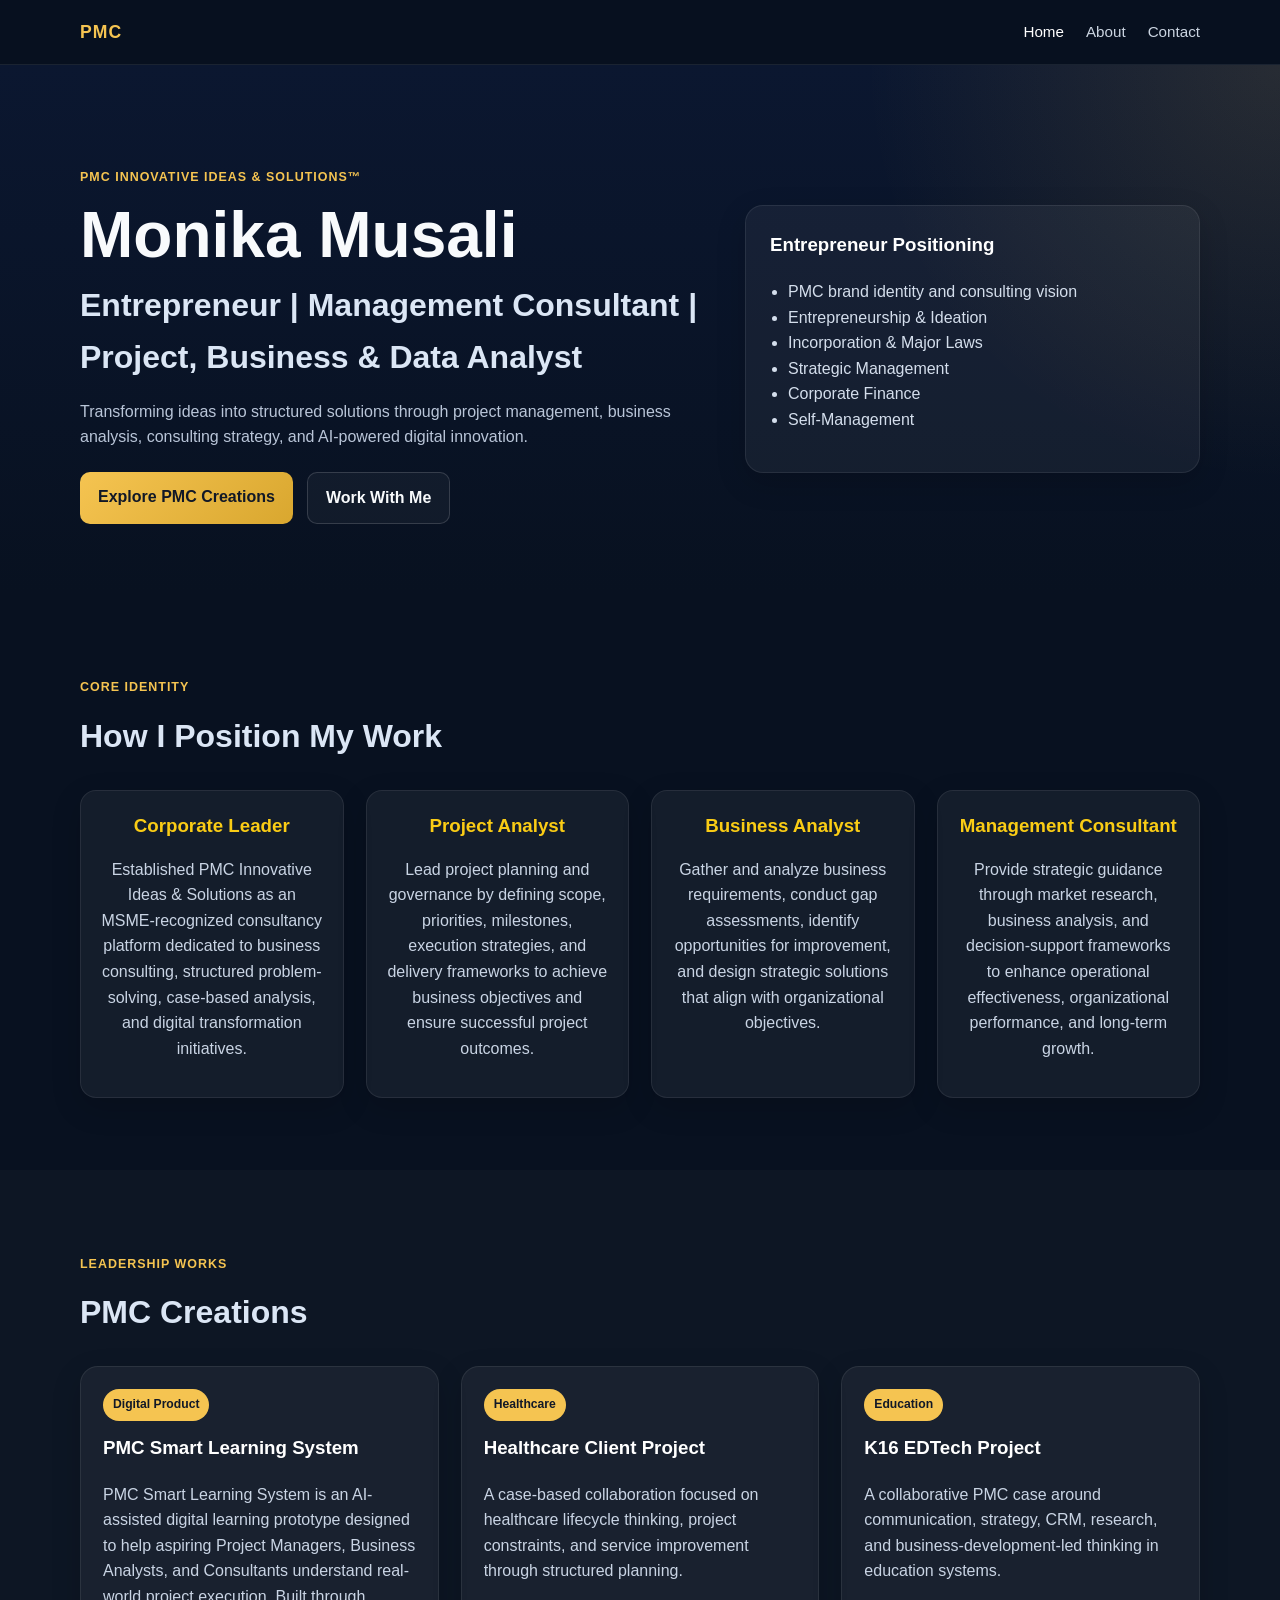
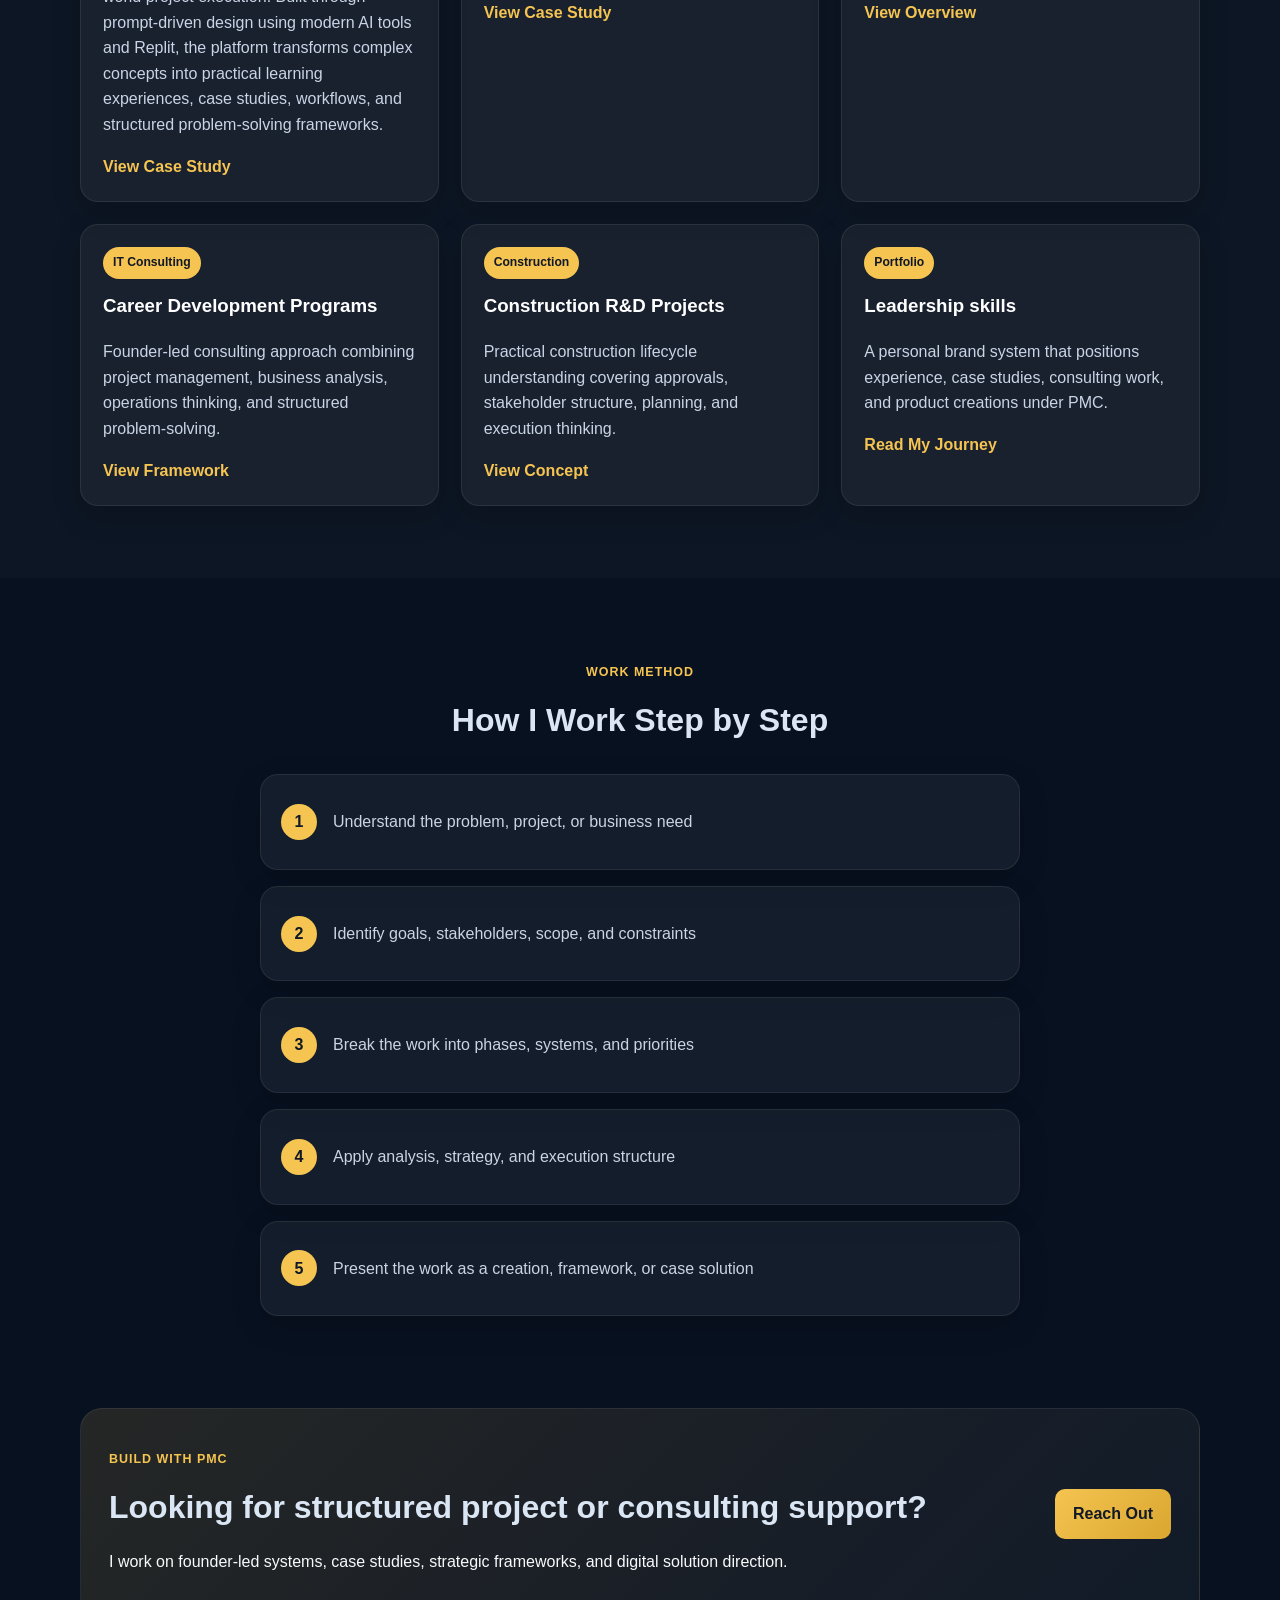
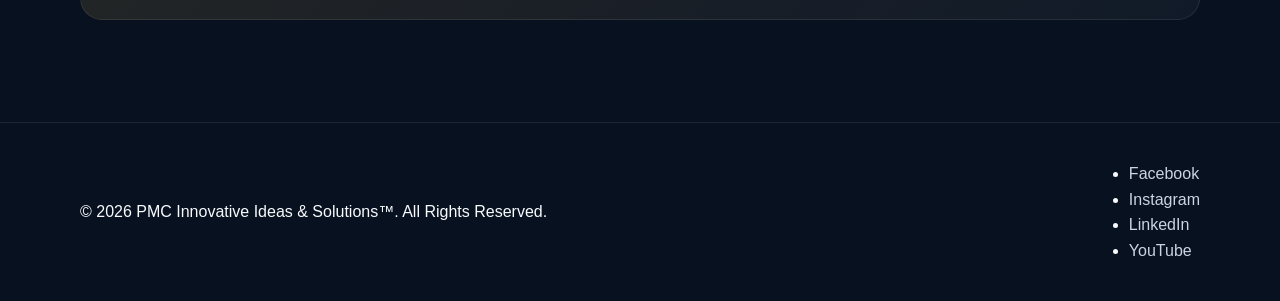
<file: index.html>
<!DOCTYPE html>
<html lang="en">
<head>
  <meta charset="UTF-8" />
  <meta name="viewport" content="width=device-width, initial-scale=1.0" />
  <title>PMC Portfolio | Monika Musali</title>
  <link rel="stylesheet" href="style.css" />
</head>
<body>
  <header class="site-header">
    <div class="container nav-wrap">
      <div class="logo">PMC</div>
      <nav>
        <a href="index.html" class="active">Home</a>
        <a href="about.html">About</a>
        <a href="contact.html">Contact</a>
      </nav>
    </div>
  </header>

  <section class="hero">
    <div class="container hero-grid">
      <div>
        <p class="eyebrow">PMC Innovative Ideas & Solutions™</p>
        <h1>Monika Musali</h1>
        <h2>Entrepreneur | Management Consultant | Project, Business & Data Analyst </h2>
        <p class="hero-text">
         
          Transforming ideas into structured solutions through project management, business analysis, consulting strategy, and AI-powered digital innovation.

        </p>
        <div class="hero-actions">
          <a href="#creations" class="btn btn-primary">Explore PMC Creations</a>
          <a href="contact.html" class="btn btn-secondary">Work With Me</a>
        </div>
      </div>

      <div class="hero-card">
        <h3>Entrepreneur Positioning</h3>
        <ul>
          <li>PMC brand identity and consulting vision</li>
          <li>Entrepreneurship & Ideation</li>
          <li>Incorporation & Major Laws</li>
          <li>Strategic Management</li>
          <li>Corporate Finance</li>
          <li>Self-Management</li>
        </ul>
      </div>
    </div>
  </section>

  <section class="section">
    <div class="container">
      <div class="section-heading">
        <p class="eyebrow">Core Identity</p>
        <h2>How I Position My Work</h2>
      </div>

      <div class="grid four">
        <article class="card">
          <h3>Corporate Leader</h3>
          <p>
            Established PMC Innovative Ideas & Solutions as an MSME-recognized consultancy platform dedicated to business consulting, structured problem-solving, case-based analysis, and digital transformation initiatives.</p>
        </article>

        <article class="card">
          <h3>Project Analyst</h3>
          <p>
Lead project planning and governance by defining scope, priorities, milestones, execution strategies, and delivery frameworks to achieve business objectives and ensure successful project outcomes.

          </p>
        </article>

        <article class="card">
          <h3>Business Analyst</h3>
          <p>
           Gather and analyze business requirements, conduct gap assessments, identify opportunities for improvement, and design strategic solutions that align with organizational objectives.
          </p>
        </article>

        <article class="card">
          <h3>Management Consultant</h3>
          <p>
         Provide strategic guidance through market research, business analysis, and decision-support frameworks to enhance operational effectiveness, organizational performance, and long-term growth.
          </p>
        </article>
      </div>
    </div>
  </section>

  <section class="section alt" id="creations">
    <div class="container">
      <div class="section-heading">
        <p class="eyebrow">Leadership Works</p>
        <h2>PMC Creations</h2>
      </div>

      <div class="grid three">
        <article class="project-card">
          <div class="project-top">
            <span class="tag">Digital Product</span>
            <h3>PMC Smart Learning System</h3>
          </div>
          <p>
           PMC Smart Learning System is an AI-assisted digital learning prototype designed to help aspiring Project Managers, Business Analysts, and Consultants
            understand real-world project execution. Built through prompt-driven design using modern AI tools and Replit, 
            the platform transforms complex concepts into practical learning experiences, case studies, workflows, and structured problem-solving frameworks.
          </p>
          <div class="project-links">
            <a href="pmc-smart-learning.html" class="text-link">View Case Study</a>
           
        
          </div>
        </article>

        <article class="project-card">
          <div class="project-top">
            <span class="tag">Healthcare</span>
            <h3>Healthcare Client Project</h3>

               <div class="project-links">
            
           
        
          </div>
          </div>
          <p>
            A case-based collaboration focused on healthcare lifecycle thinking,
            project constraints, and service improvement through structured planning.
          </p>
          <div class="project-links">
            <a href="hc-case-study.html" class="text-link">View Case Study</a>

          </div>
        </article>

        <article class="project-card">
          <div class="project-top">
            <span class="tag">Education</span>
            <h3>K16 EDTech Project</h3>
          </div>
          <p>
            A collaborative PMC case around communication, strategy, CRM, research,
            and business-development-led thinking in education systems.
          </p>
          <div class="project-links">
            <a class="text-link" href="pmc-education-learning.html">View Overview</a>
          </div>
        </article>

        <article class="project-card">
          <div class="project-top">
            <span class="tag">IT Consulting</span>
            <h3>Career Development Programs</h3>
          </div>
          <p>
            Founder-led consulting approach combining project management, business analysis,
            operations thinking, and structured problem-solving.
          </p>
          <div class="project-links">
            <a class="text-link" href="pmc-consulting-learning.html">View Framework</a>
          </div>
        </article>

        <article class="project-card">
          <div class="project-top">
            <span class="tag">Construction</span>
            <h3>Construction R&D Projects</h3>
          </div>
          <p>
            Practical construction lifecycle understanding covering approvals,
            stakeholder structure, planning, and execution thinking.
          </p>
          <div class="project-links">
            <a href="pmc-construction-learning.html" class="text-link">View Concept</a>
        
          </div>
        </article>

        <article class="project-card">
          <div class="project-top">
            <span class="tag">Portfolio</span>
            <h3>Leadership skills</h3>
          </div>
          <p>
            A personal brand system that positions experience, case studies,
            consulting work, and product creations under PMC.
          </p>
          <div class="project-links">
            <a class="text-link" href="about.html">Read My Journey</a>
          </div>
        </article>
      </div>
    </div>
  </section>

  <section class="section">
    <div class="container narrow">
      <div class="section-heading center">
        <p class="eyebrow">Work Method</p>
        <h2>How I Work Step by Step</h2>
      </div>

      <div class="steps">
        <div class="step"><span>1</span><p>Understand the problem, project, or business need</p></div>
        <div class="step"><span>2</span><p>Identify goals, stakeholders, scope, and constraints</p></div>
        <div class="step"><span>3</span><p>Break the work into phases, systems, and priorities</p></div>
        <div class="step"><span>4</span><p>Apply analysis, strategy, and execution structure</p></div>
        <div class="step"><span>5</span><p>Present the work as a creation, framework, or case solution</p></div>
      </div>
    </div>
  </section>

  <section class="section cta-section">
    <div class="container cta-box">
      <div>
        <p class="eyebrow">Build With PMC</p>
        <h2>Looking for structured project or consulting support?</h2>
        <p>
          I work on founder-led systems, case studies, strategic frameworks,
          and digital solution direction.
        </p>
      </div>
      <a href="contact.html" class="btn btn-primary">Reach Out</a>
    </div>
  </section>

  <footer class="site-footer">
    <div class="container footer-wrap">
      <p>© 2026 PMC Innovative Ideas & Solutions™. All Rights Reserved.</p>
      <div class="footer-links">
		<ul class="icons">
							<li><a href="https://www.facebook.com/monikamusali/" class="icon brands fa-facebook-f"><span class="label">Facebook</span></a></li>
							<li><a href="https://www.instagram.com/projectmanagementcreations/" class="icon brands fa-instagram"><span class="label">Instagram</span></a></li>
						    <li><a href="https://www.linkedin.com/in/monika-musali/" class="icon brands fa-linkedin"><span class="label">LinkedIn</span></a></li>
							<li><a href="https://www.youtube.com/@PMC.Solutions/" class="icon brands fa-youtube"><span class="label">YouTube</span></a></li>
						</ul>
      </div>
    </div>
  </footer>

  <script src="script.js"></script>
</body>
</html>
</file>
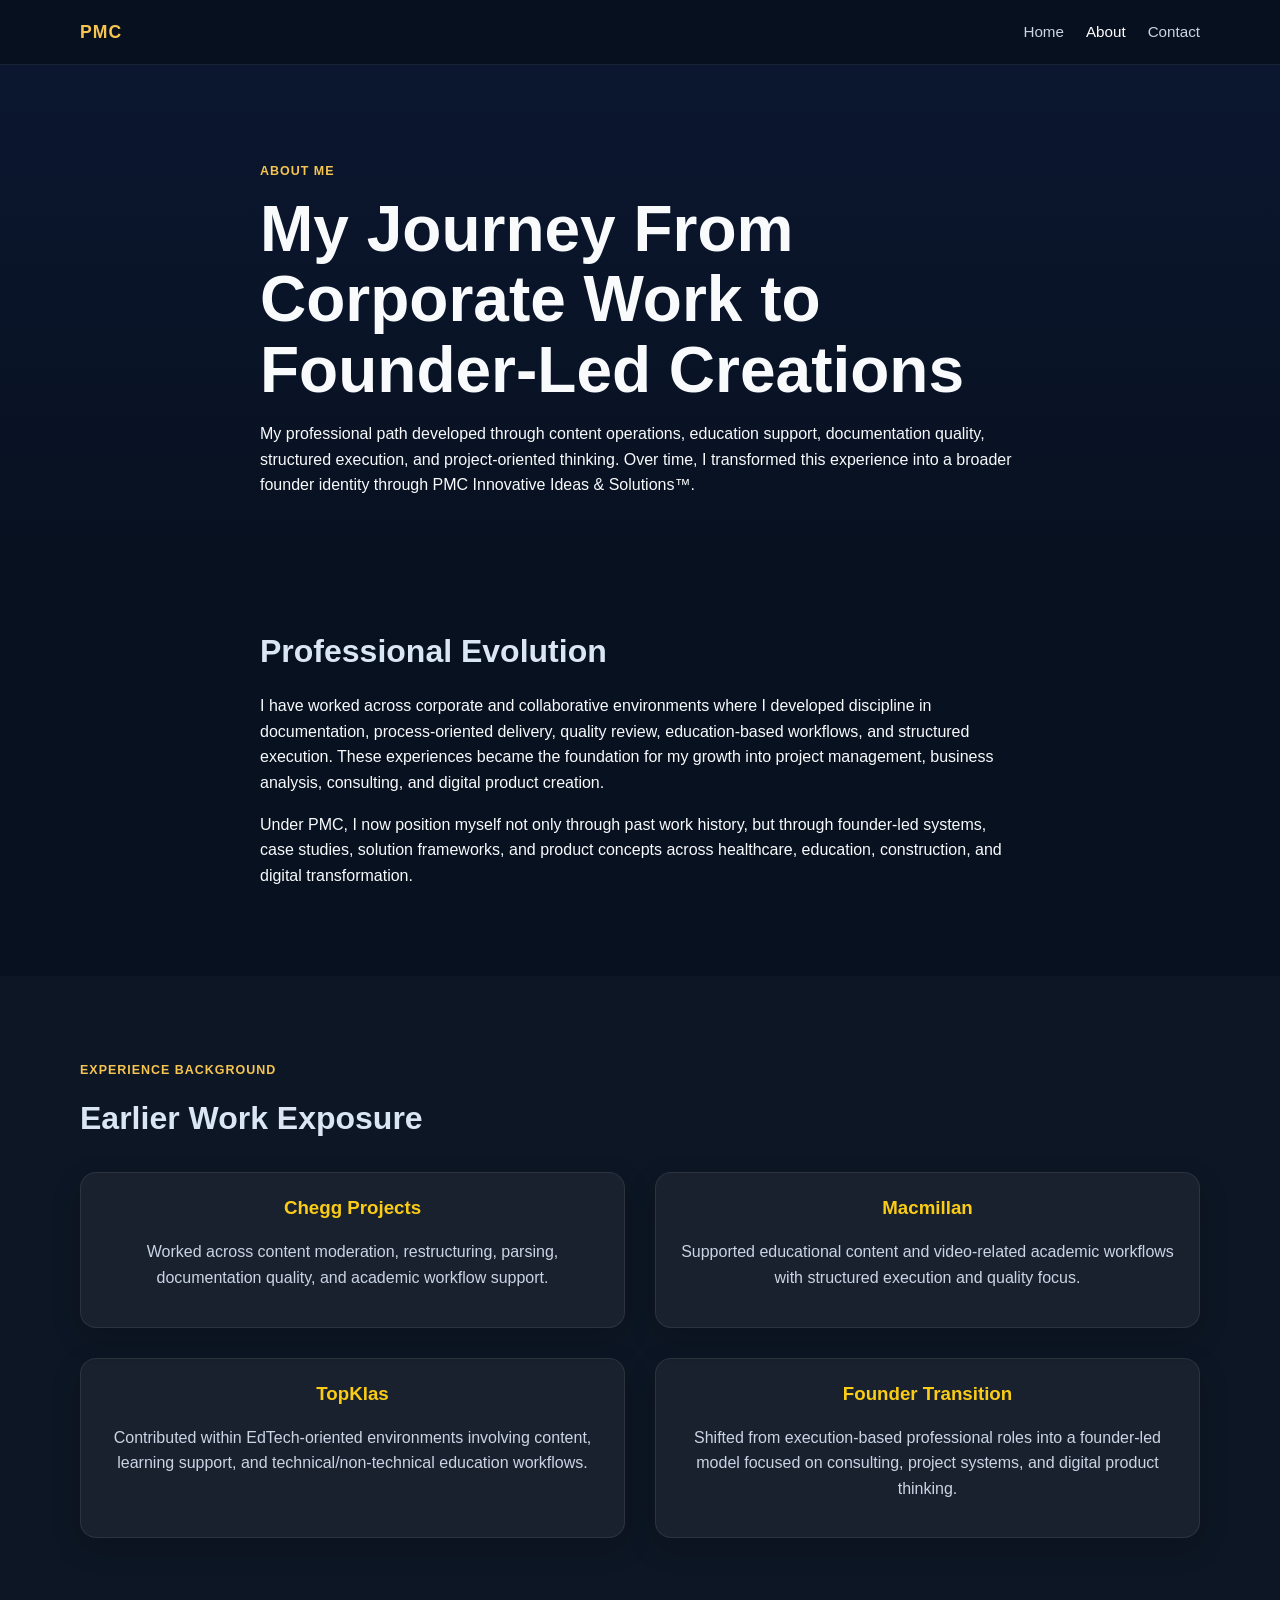
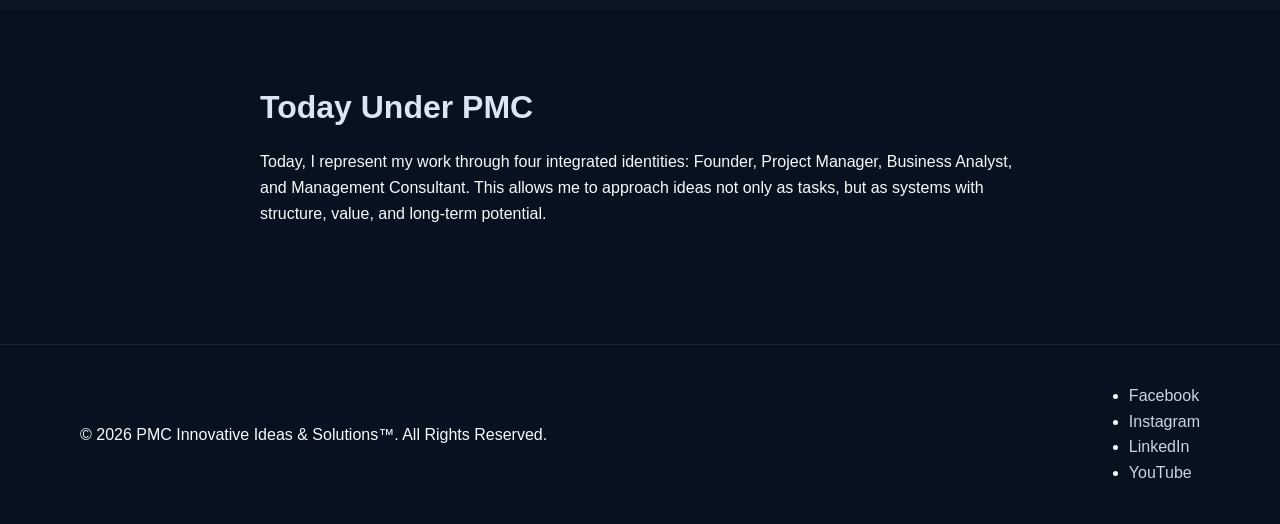
<file: about.html>
<!DOCTYPE html>
<html lang="en">
<head>
  <meta charset="UTF-8" />
  <meta name="viewport" content="width=device-width, initial-scale=1.0" />
  <title>About | PMC Founder Portfolio</title>
  <link rel="stylesheet" href="style.css" />
</head>
<body>
  <header class="site-header">
    <div class="container nav-wrap">
      <div class="logo">PMC</div>
      <nav>
        <a href="index.html">Home</a>
        <a href="about.html" class="active">About</a>
        <a href="contact.html">Contact</a>
      </nav>
    </div>
  </header>

  <section class="page-hero">
    <div class="container narrow">
      <p class="eyebrow">About Me</p>
      <h1>My Journey From Corporate Work to Founder-Led Creations</h1>
      <p>
        My professional path developed through content operations, education support,
        documentation quality, structured execution, and project-oriented thinking.
        Over time, I transformed this experience into a broader founder identity
        through PMC Innovative Ideas & Solutions™.
      </p>
    </div>
  </section>

  <section class="section">
    <div class="container narrow">
      <h2>Professional Evolution</h2>
      <p>
        I have worked across corporate and collaborative environments where I developed
        discipline in documentation, process-oriented delivery, quality review,
        education-based workflows, and structured execution. These experiences became
        the foundation for my growth into project management, business analysis,
        consulting, and digital product creation.
      </p>

      <p>
        Under PMC, I now position myself not only through past work history,
        but through founder-led systems, case studies, solution frameworks,
        and product concepts across healthcare, education, construction,
        and digital transformation.
      </p>
    </div>
  </section>

  <section class="section alt">
    <div class="container">
      <div class="section-heading">
        <p class="eyebrow">Experience Background</p>
        <h2>Earlier Work Exposure</h2>
      </div>

      <div class="grid two">
        <article class="card">




          
          <h3>Chegg Projects</h3>
          <p>
            Worked across content moderation, restructuring, parsing,
            documentation quality, and academic workflow support.
          </p>
        </article>

        <article class="card">
          <h3>Macmillan</h3>
          <p>
            Supported educational content and video-related academic workflows
            with structured execution and quality focus.
          </p>
        </article>

        <article class="card">
          <h3>TopKlas</h3>
          <p>
            Contributed within EdTech-oriented environments involving content,
            learning support, and technical/non-technical education workflows.
          </p>
        </article>

        <article class="card">
          <h3>Founder Transition</h3>
          <p>
            Shifted from execution-based professional roles into a founder-led model
            focused on consulting, project systems, and digital product thinking.
          </p>
        </article>
      </div>
    </div>
  </section>

  <section class="section">
    <div class="container narrow">
      <h2>Today Under PMC</h2>
      <p>
        Today, I represent my work through four integrated identities:
        Founder, Project Manager, Business Analyst, and Management Consultant.
        This allows me to approach ideas not only as tasks, but as systems
        with structure, value, and long-term potential.
      </p>
    </div>
  </section>

  <footer class="site-footer">
    <div class="container footer-wrap">
      <p>© 2026 PMC Innovative Ideas & Solutions™. All Rights Reserved.</p>
      <div class="footer-links">
        <ul class="icons">
							<li><a href="https://www.facebook.com/monikamusali/" class="icon brands fa-facebook-f"><span class="label">Facebook</span></a></li>
							<li><a href="https://www.instagram.com/projectmanagementcreations/" class="icon brands fa-instagram"><span class="label">Instagram</span></a></li>
						    <li><a href="https://www.linkedin.com/in/monika-musali/" class="icon brands fa-linkedin"><span class="label">LinkedIn</span></a></li>
							<li><a href="https://www.youtube.com/@PMC.Solutions/" class="icon brands fa-youtube"><span class="label">YouTube</span></a></li>
						</ul>
      </div>
    </div>
  </footer>
</body>
</html>
</file>
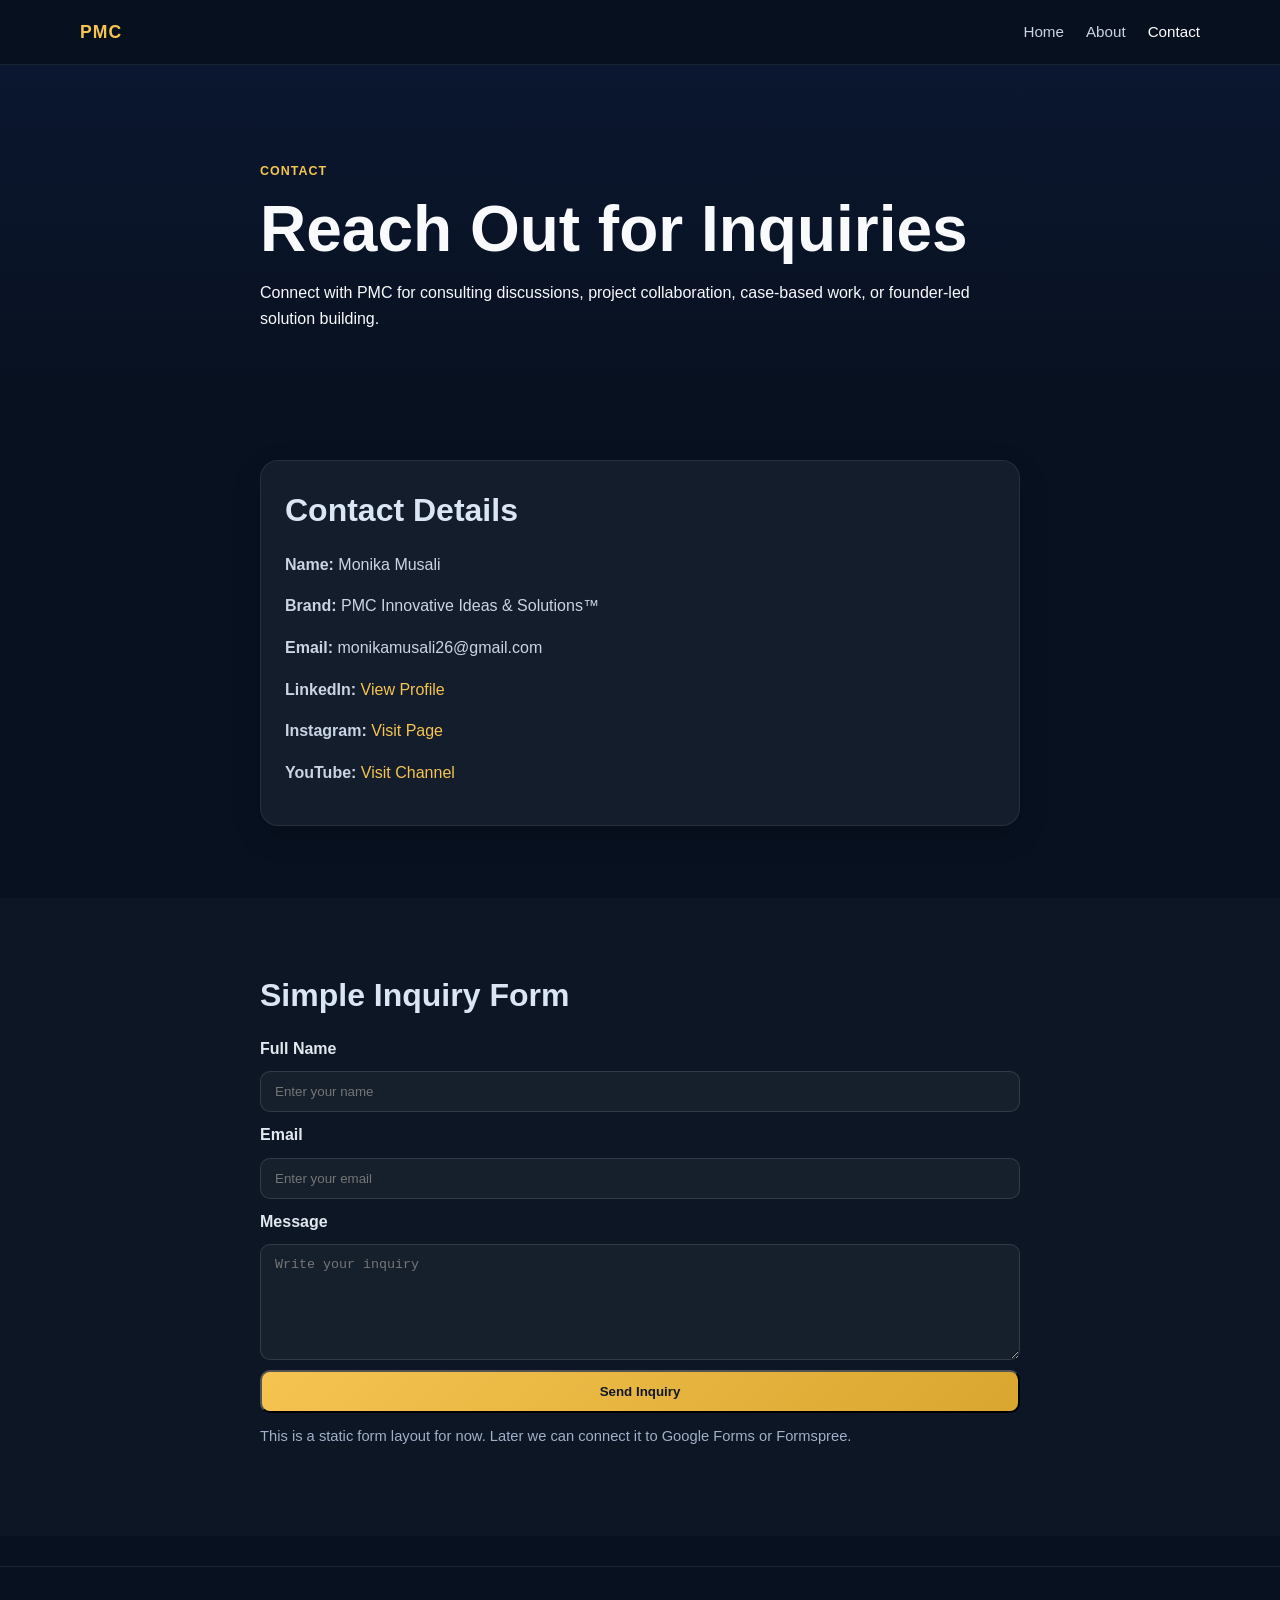
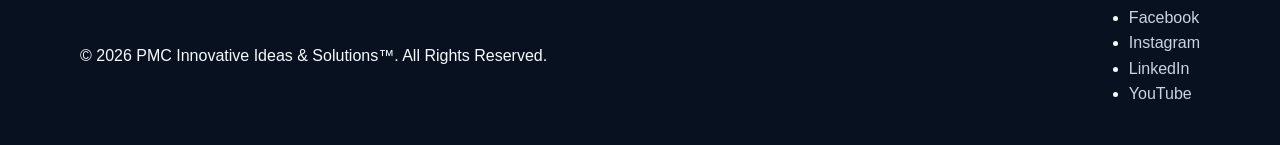
<file: contact.html>
<!DOCTYPE html>
<html lang="en">
<head>
  <meta charset="UTF-8" />
  <meta name="viewport" content="width=device-width, initial-scale=1.0" />
  <title>Contact | PMC Founder Portfolio</title>
  <link rel="stylesheet" href="style.css" />
</head>
<body>
  <header class="site-header">
    <div class="container nav-wrap">
      <div class="logo">PMC</div>
      <nav>
        <a href="index.html">Home</a>
        <a href="about.html">About</a>
        <a href="contact.html" class="active">Contact</a>
      </nav>
    </div>
  </header>

  <section class="page-hero">
    <div class="container narrow">
      <p class="eyebrow">Contact</p>
      <h1>Reach Out for Inquiries</h1>
      <p>
        Connect with PMC for consulting discussions, project collaboration,
        case-based work, or founder-led solution building.
      </p>
    </div>
  </section>

  <section class="section">
    <div class="container narrow">
      <div class="contact-card">
        <h2>Contact Details</h2>
        <p><strong>Name:</strong> Monika Musali</p>
        <p><strong>Brand:</strong> PMC Innovative Ideas & Solutions™</p>
        <p><strong>Email:</strong> monikamusali26@gmail.com</p>
        <p><strong>LinkedIn:</strong> <a href="https://www.linkedin.com/in/monika-musali/" target="_blank">View Profile</a></p>
        <p><strong>Instagram:</strong> <a href="https://www.instagram.com/projectmanagementcreations/" target="_blank">Visit Page</a></p>
        <p><strong>YouTube:</strong> <a href="https://www.youtube.com/@PMC.Solutions/" target="_blank">Visit Channel</a></p>
      </div>
    </div>
  </section>

  <section class="section alt">
    <div class="container narrow">
      <h2>Simple Inquiry Form</h2>
      <form class="contact-form">
        <label>Full Name</label>
        <input type="text" placeholder="Enter your name" />

        <label>Email</label>
        <input type="email" placeholder="Enter your email" />

        <label>Message</label>
        <textarea rows="6" placeholder="Write your inquiry"></textarea>

        <button type="submit" class="btn btn-primary">Send Inquiry</button>
      </form>
      <p class="small-note">This is a static form layout for now. Later we can connect it to Google Forms or Formspree.</p>
    </div>
  </section>

  <footer class="site-footer">
    <div class="container footer-wrap">
      <p>© 2026 PMC Innovative Ideas & Solutions™. All Rights Reserved.</p>
      <div class="footer-links">
      <ul class="icons">
							<li><a href="https://www.facebook.com/monikamusali/" class="icon brands fa-facebook-f"><span class="label">Facebook</span></a></li>
							<li><a href="https://www.instagram.com/projectmanagementcreations/" class="icon brands fa-instagram"><span class="label">Instagram</span></a></li>
						    <li><a href="https://www.linkedin.com/in/monika-musali/" class="icon brands fa-linkedin"><span class="label">LinkedIn</span></a></li>
							<li><a href="https://www.youtube.com/@PMC.Solutions/" class="icon brands fa-youtube"><span class="label">YouTube</span></a></li>
						</ul>
      </div>
    </div>
  </footer>
</body>
</html>
</file>
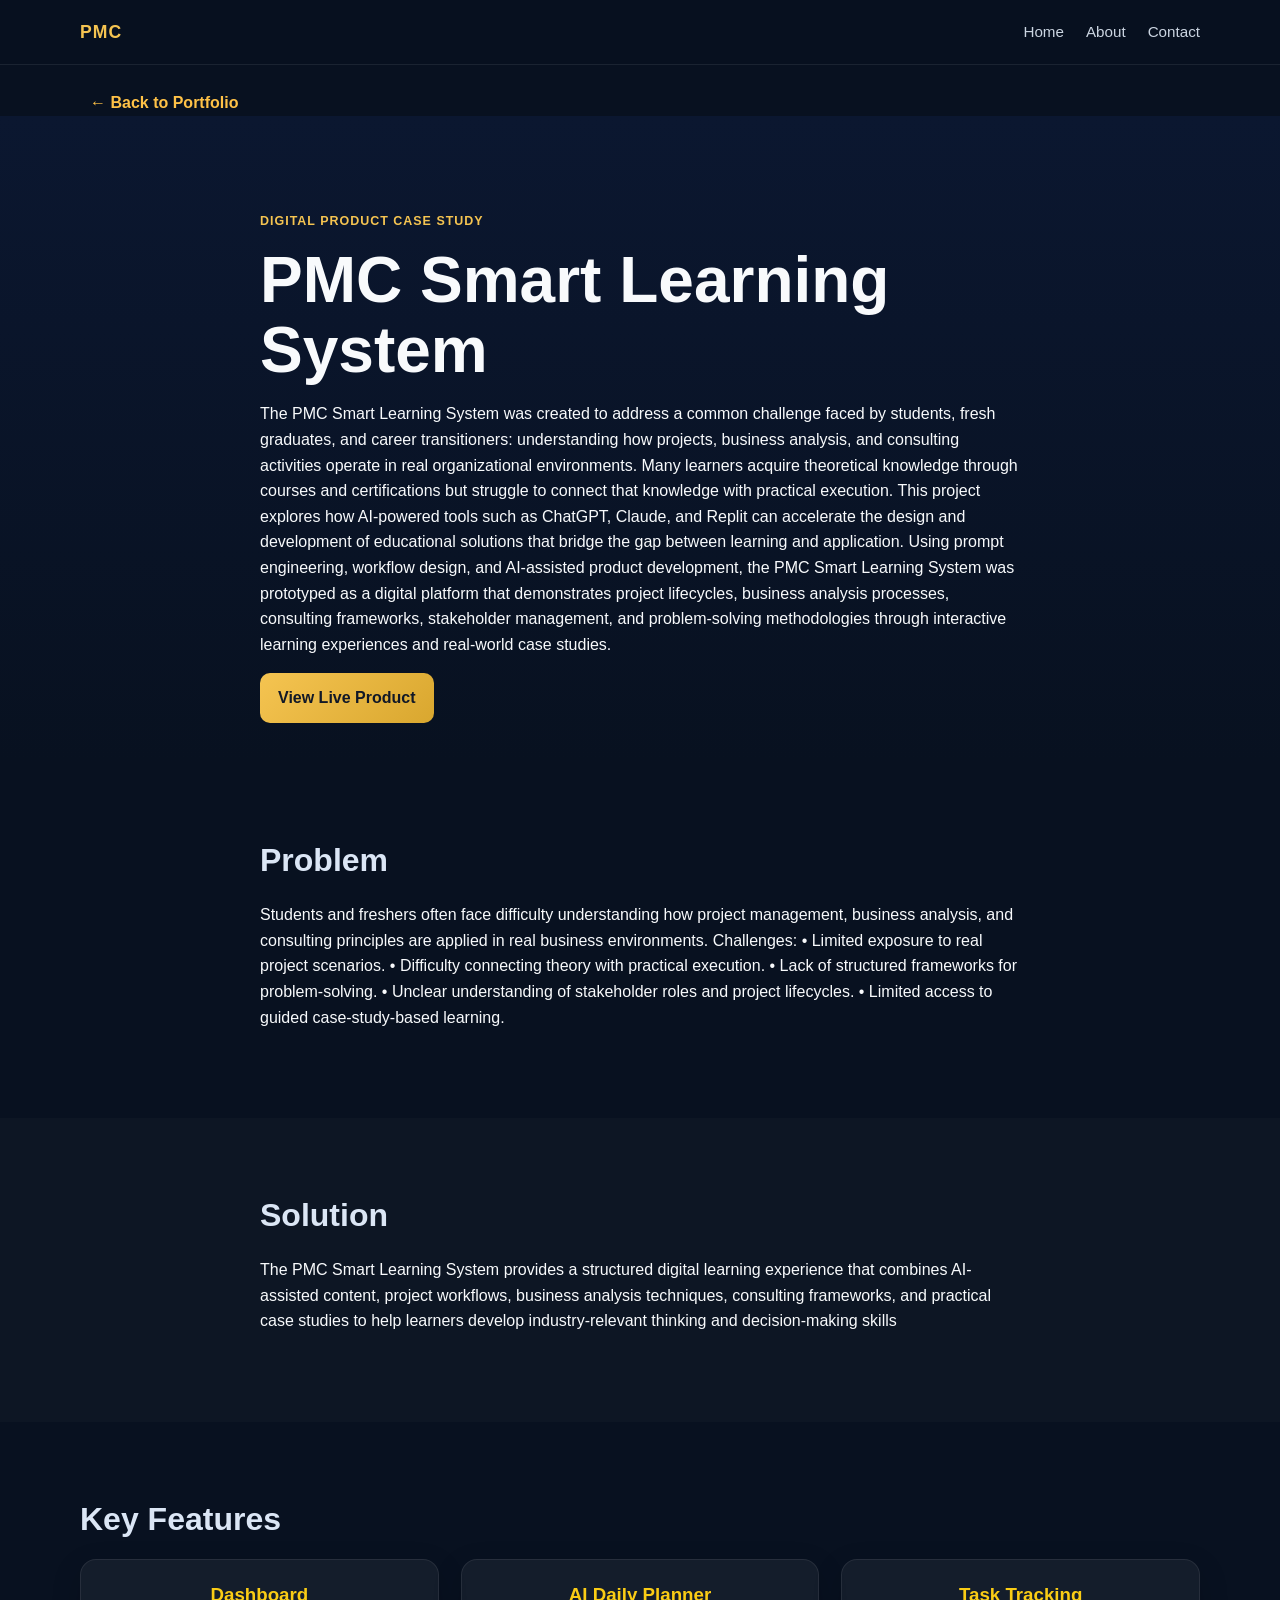
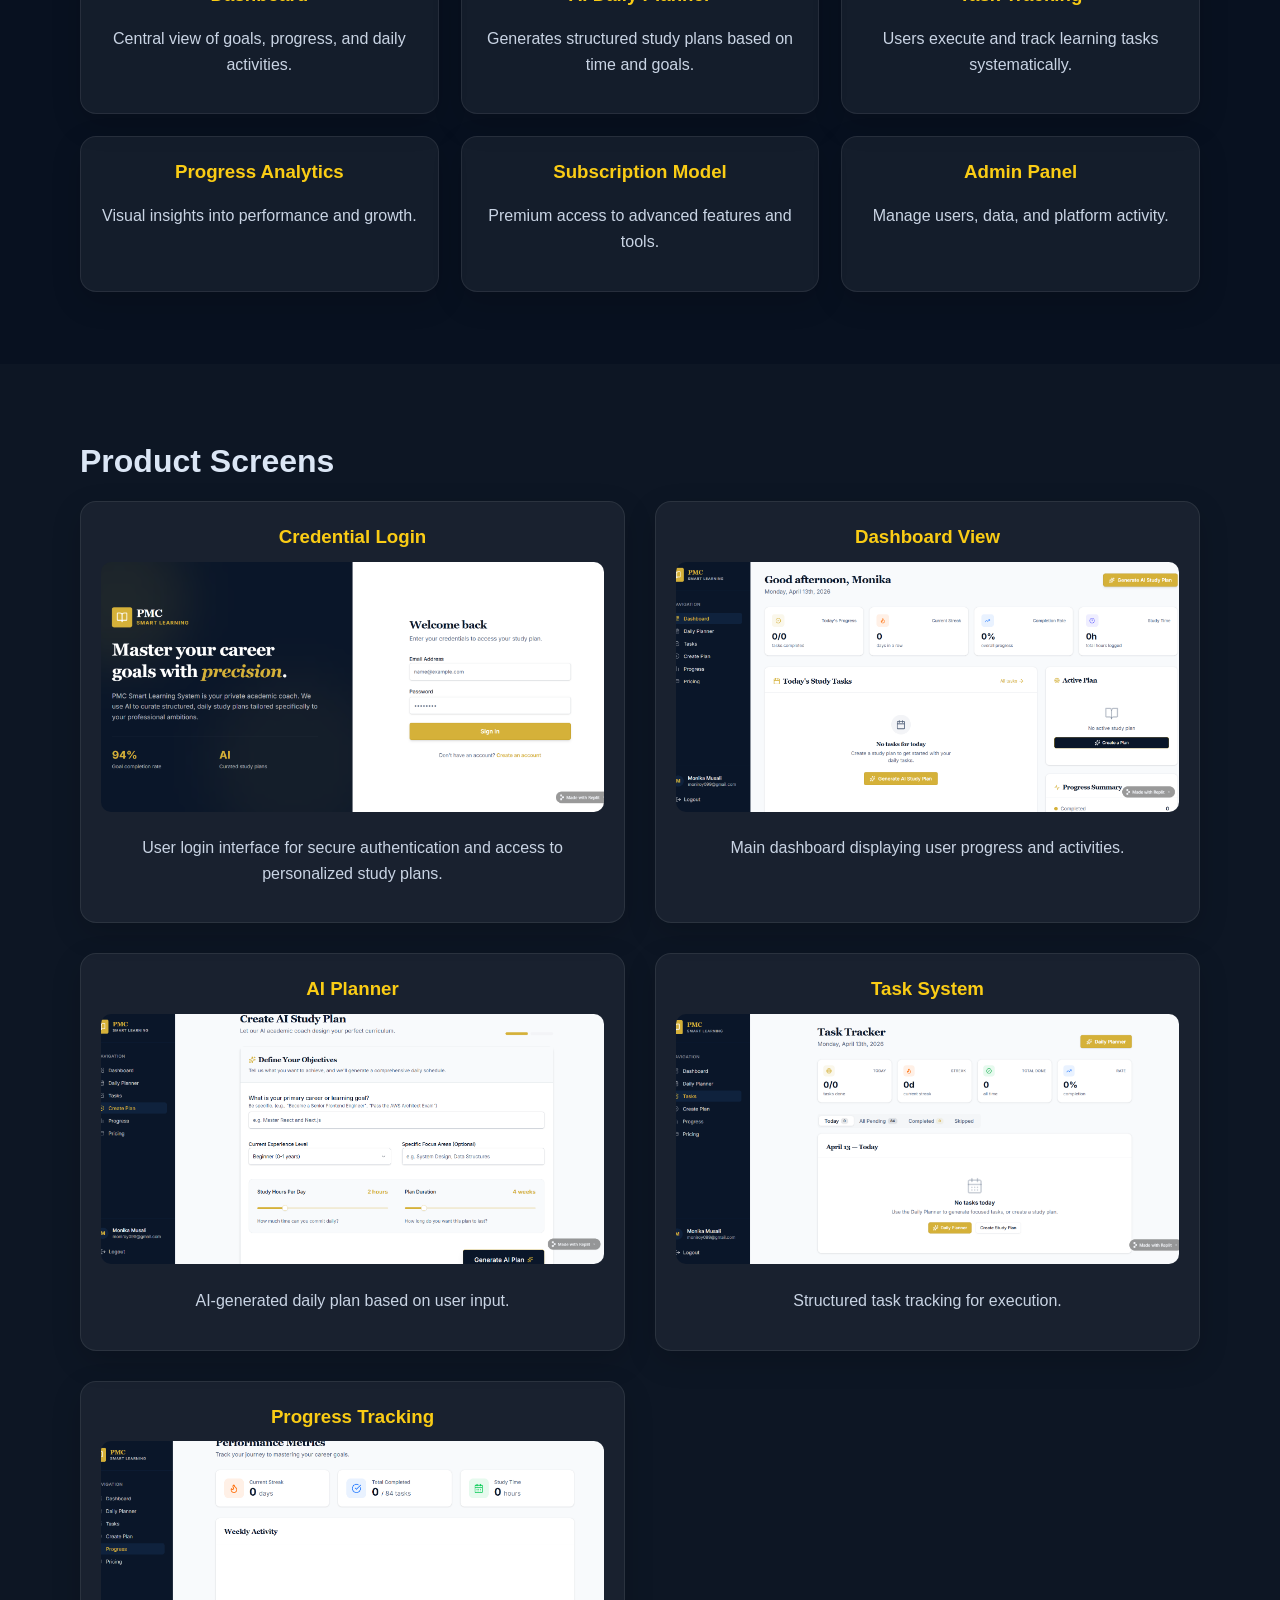
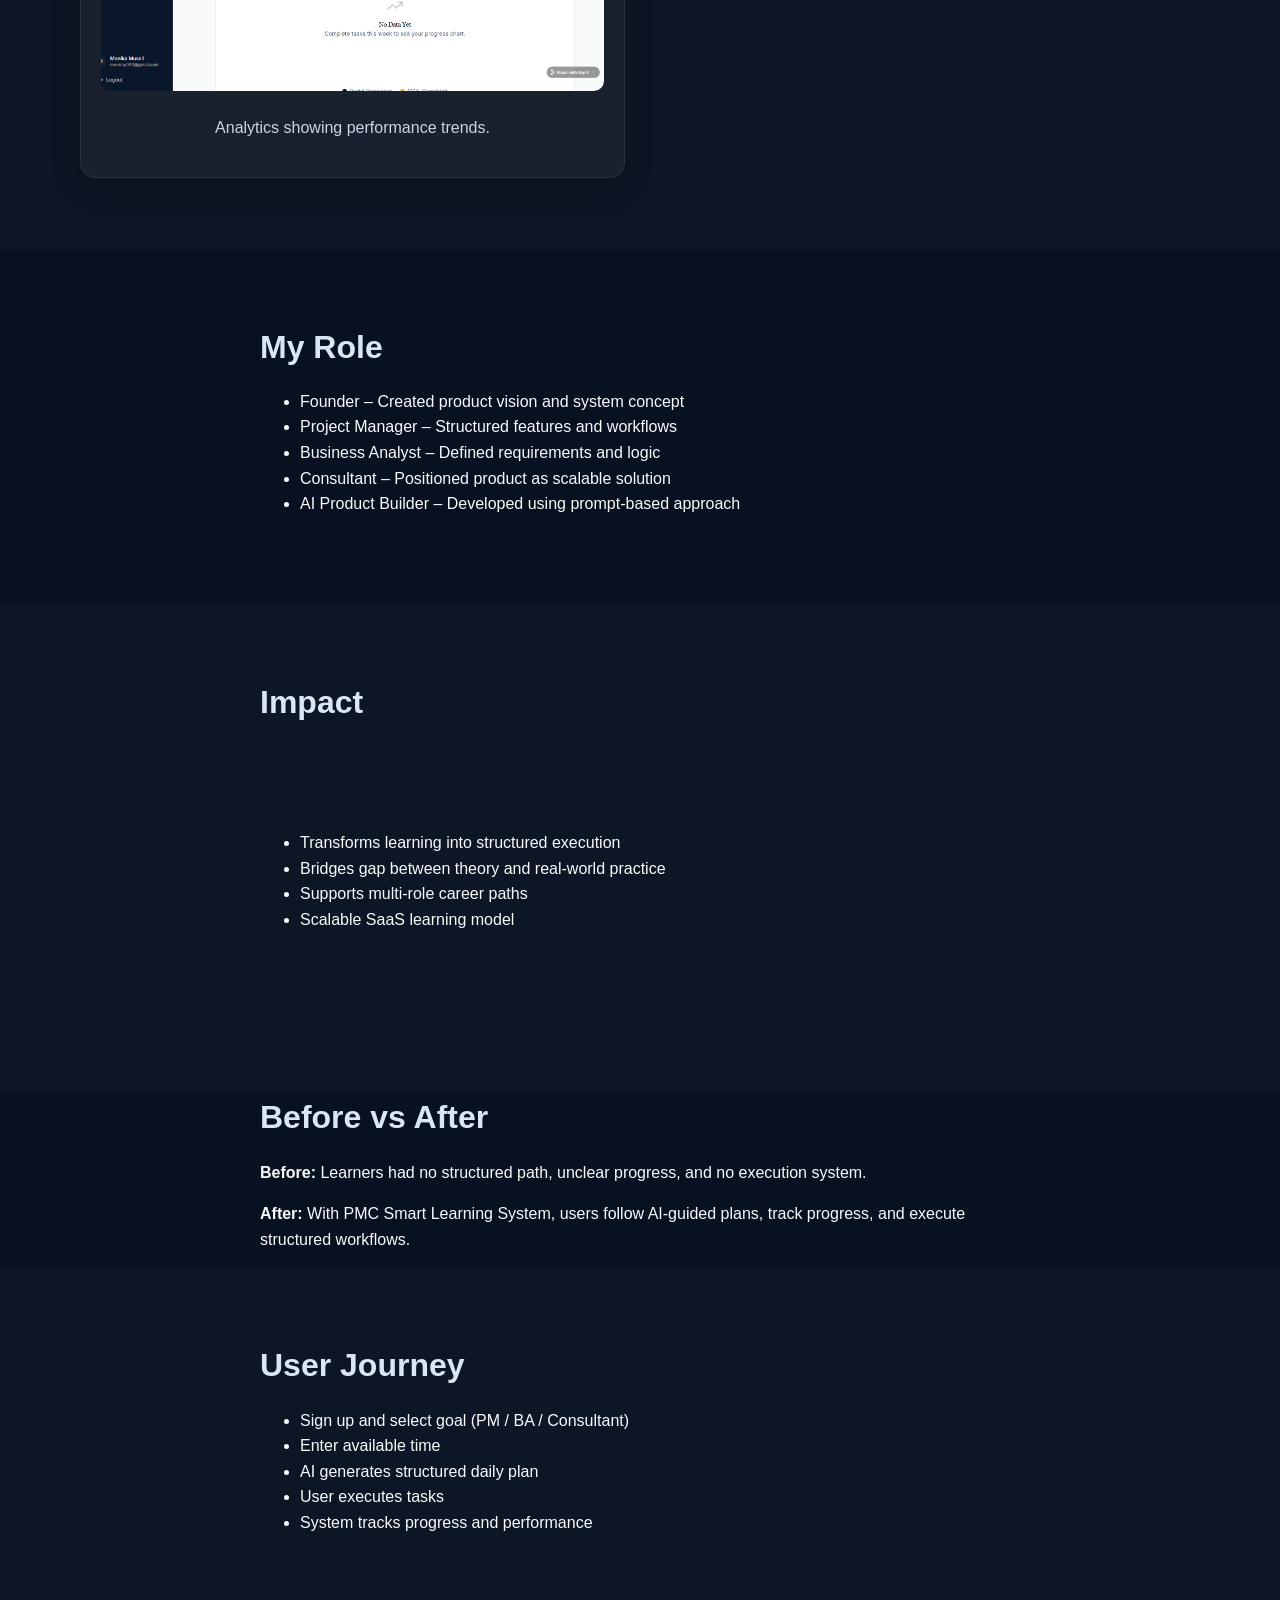
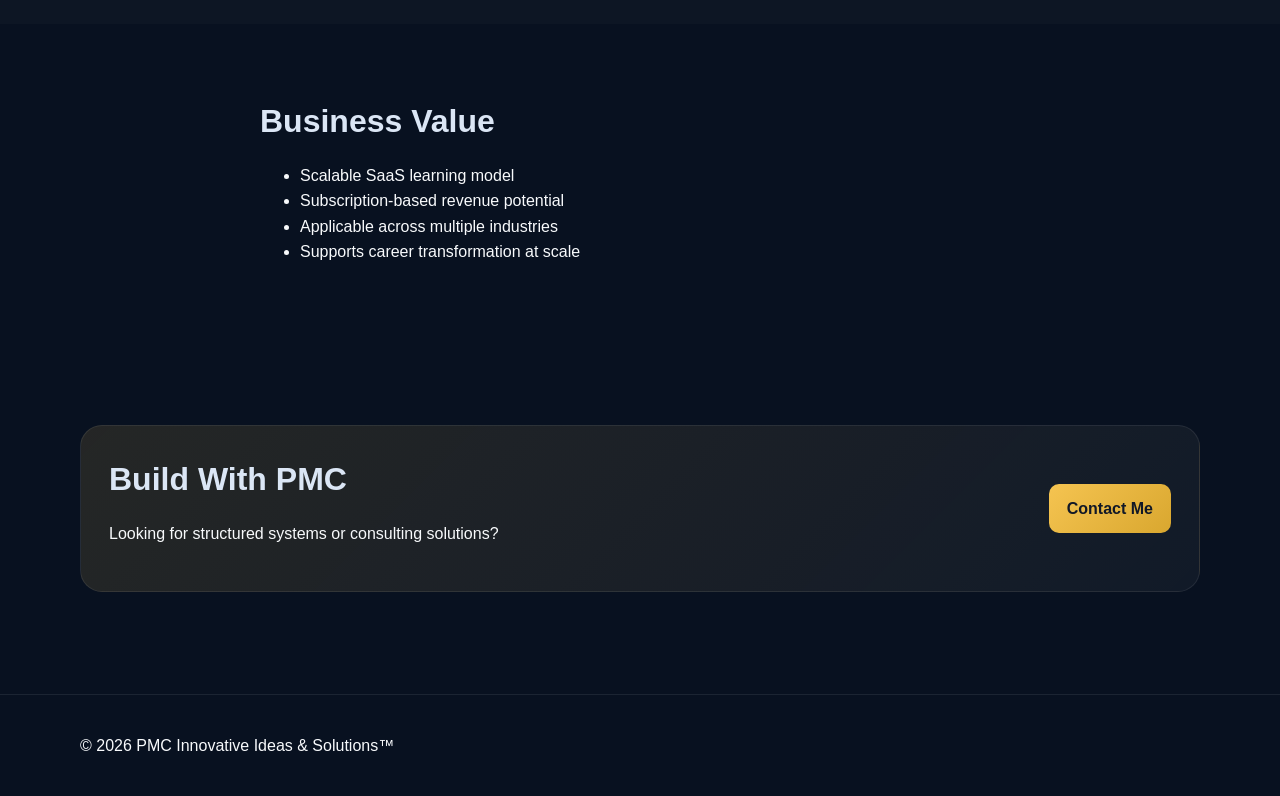
<file: pmc-smart-learning.html>
<!DOCTYPE html>
<html>
<head>
  <title>PMC Smart Learning System</title>
  <link rel="stylesheet" href="style.css">
</head>

<body>

<header class="site-header">
  <div class="container nav-wrap">
    <div class="logo">PMC</div>
    <nav>
      <a href="index.html">Home</a>
      <a href="about.html">About</a>
      <a href="contact.html">Contact</a>
    </nav>
  </div>
</header>
<!-- Back Button -->
<div class="back-navigation">
    <div class="container">
        <a href="index.html" class="back-btn">
            ← Back to Portfolio
        </a>
    </div>
</div>

<!-- HERO -->
<section class="page-hero">
  <div class="container narrow">
    <p class="eyebrow">Digital Product Case Study</p>
    <h1>PMC Smart Learning System</h1>
    <p>
    The PMC Smart Learning System was created to address a common challenge faced by students, fresh graduates, and career transitioners:
      understanding how projects, business analysis, and consulting activities operate in real organizational environments.
      Many learners acquire theoretical knowledge through courses and certifications but struggle to connect that knowledge with practical execution. 
      This project explores how AI-powered tools such as ChatGPT, Claude, and Replit can accelerate the design and development of educational solutions that bridge the gap between learning and application.
      Using prompt engineering, workflow design, and AI-assisted product development, 
      the PMC Smart Learning System was prototyped as a digital platform that demonstrates project lifecycles, business analysis processes, consulting frameworks, 
      stakeholder management, and problem-solving methodologies through interactive learning experiences and real-world case studies.

    </p>

    <a href="https://attached-assets--moniroy099.replit.app/" target="_blank" class="btn btn-primary">
      View Live Product
    </a>
  </div>
</section>

<!-- PROBLEM -->
<section class="section">
  <div class="container narrow">
    <h2>Problem</h2>
    <p>
   Students and freshers often face difficulty understanding how project management, business analysis, and consulting principles 
      are applied in real business environments.
Challenges:
• Limited exposure to real project scenarios.
• Difficulty connecting theory with practical execution.
• Lack of structured frameworks for problem-solving.
• Unclear understanding of stakeholder roles and project lifecycles.
• Limited access to guided case-study-based learning.
    </p>
  </div>
</section>

<!-- SOLUTION -->
<section class="section alt">
  <div class="container narrow">
    <h2>Solution</h2>
    <p>
     The PMC Smart Learning System provides a structured digital learning experience that combines AI-assisted content, project workflows, 
      business analysis techniques, consulting frameworks, and practical case studies to help learners develop industry-relevant thinking and decision-making skills
    </p>
  </div>
</section>

<!-- FEATURES -->
<section class="section">
  <div class="container">
    <h2>Key Features</h2>

    <div class="grid three">

      <div class="card">
        <h3>Dashboard</h3>
        <p>Central view of goals, progress, and daily activities.</p>
      </div>

      <div class="card">
        <h3>AI Daily Planner</h3>
        <p>Generates structured study plans based on time and goals.</p>
      </div>

      <div class="card">
        <h3>Task Tracking</h3>
        <p>Users execute and track learning tasks systematically.</p>
      </div>

      <div class="card">
        <h3>Progress Analytics</h3>
        <p>Visual insights into performance and growth.</p>
      </div>

      <div class="card">
        <h3>Subscription Model</h3>
        <p>Premium access to advanced features and tools.</p>
      </div>

      <div class="card">
        <h3>Admin Panel</h3>
        <p>Manage users, data, and platform activity.</p>
      </div>

    </div>
  </div>
</section>

<!-- IMAGES SECTION -->
<section class="section alt">
  <div class="container">
    <h2>Product Screens</h2>

    <div class="grid two">

        <div class="card">
        <h3>Credential Login</h3>
        <img src="images/PMC_SL.png" style="width:100%; border-radius:10px;">
        <p>User login interface for secure authentication and access to personalized study plans.</p>
      </div>

      <div class="card">
        <h3>Dashboard View</h3>
        <img src="images/PMC_ID.png" style="width:100%; border-radius:10px;">
        <p>Main dashboard displaying user progress and activities.</p>
      </div>

      <div class="card">
        <h3>AI Planner</h3>
      
         <img src="images/PMC_ID-5.png" style="width:100%; border-radius:10px;">
        <p>AI-generated daily plan based on user input.</p>
      </div>

      <div class="card">
        <h3>Task System</h3>
        <img src="images/PMC_ID-4.png" style="width:100%; border-radius:10px;">
        
        <p>Structured task tracking for execution.</p>
      </div>

      <div class="card">
        <h3>Progress Tracking</h3>
        <img src="images/PMC_ID-6.png" style="width:100%; border-radius:10px;">
        <p>Analytics showing performance trends.</p>
      </div>

    </div>
  </div>
</section>

<!-- ROLE -->
<section class="section">
  <div class="container narrow">
    <h2>My Role</h2>
    <ul>
      <li>Founder – Created product vision and system concept</li>
      <li>Project Manager – Structured features and workflows</li>
      <li>Business Analyst – Defined requirements and logic</li>
      <li>Consultant – Positioned product as scalable solution</li>
      <li>AI Product Builder – Developed using prompt-based approach</li>
    </ul>
  </div>
</section>

<!-- IMPACT -->
<section class="section alt">
  <div class="container narrow">
    <h2>Impact</h2>
    <section class="section reveal">
<ul>
      <li>Transforms learning into structured execution</li>
      <li>Bridges gap between theory and real-world practice</li>
      <li>Supports multi-role career paths</li>
      <li>Scalable SaaS learning model</li>
    </ul>
  </div>
</section>
  <div class="container narrow">
    <h2>Before vs After</h2>

    <p><strong>Before:</strong> Learners had no structured path, unclear progress, and no execution system.</p>

    <p><strong>After:</strong> With PMC Smart Learning System, users follow AI-guided plans, track progress, and execute structured workflows.</p>
  </div>
</section>
<section class="section alt reveal">
  <div class="container narrow">
    <h2>User Journey</h2>

    <ul>
      <li>Sign up and select goal (PM / BA / Consultant)</li>
      <li>Enter available time</li>
      <li>AI generates structured daily plan</li>
      <li>User executes tasks</li>
      <li>System tracks progress and performance</li>
    </ul>
  </div>
</section>
<section class="section reveal">
  <div class="container narrow">
    <h2>Business Value</h2>

    <ul>
      <li>Scalable SaaS learning model</li>
      <li>Subscription-based revenue potential</li>
      <li>Applicable across multiple industries</li>
      <li>Supports career transformation at scale</li>
    </ul>
  </div>
</section>
    


<!-- CTA -->
<section class="section">
  <div class="container cta-box">
    <div>
      <h2>Build With PMC</h2>
      <p>Looking for structured systems or consulting solutions?</p>
    </div>
    <a href="contact.html" class="btn btn-primary">Contact Me</a>
  </div>
</section>

<footer class="site-footer">
  <div class="container footer-wrap">
    <p>© 2026 PMC Innovative Ideas & Solutions™</p>
  </div>
</footer>

</body>
</html>
</file>
<file: style.css>
* {
  box-sizing: border-box;
}

html {
  scroll-behavior: smooth;
}

body {
  margin: 0;
  font-family: Arial, Helvetica, sans-serif;
  background: #081120;
  color: #f8fafc;
  line-height: 1.6;
}

a {
  color: inherit;
  text-decoration: none;
}

.container {
  width: min(1120px, 92%);
  margin: 0 auto;
}

.narrow {
  width: min(760px, 92%);
}

.site-header {
  position: sticky;
  top: 0;
  z-index: 50;
  background: rgba(8, 17, 32, 0.92);
  backdrop-filter: blur(8px);
  border-bottom: 1px solid rgba(255,255,255,0.08);
}

.nav-wrap {
  display: flex;
  justify-content: space-between;
  align-items: center;
  padding: 18px 0;
}

.logo {
  font-weight: 700;
  font-size: 1.1rem;
  color: #f5c451;
  letter-spacing: 1px;
}

nav {
  display: flex;
  gap: 22px;
}

nav a {
  color: #cbd5e1;
  font-size: 0.95rem;
}

nav a.active,
nav a:hover {
  color: #ffffff;
}

.hero {
  padding: 90px 0 70px;
  background: radial-gradient(circle at top right, rgba(245,196,81,0.12), transparent 30%),
              linear-gradient(180deg, #0b1730 0%, #081120 100%);
}

.hero-grid {
  display: grid;
  grid-template-columns: 1.4fr 1fr;
  gap: 28px;
  align-items: center;
}

.eyebrow {
  color: #f5c451;
  font-weight: 700;
  text-transform: uppercase;
  letter-spacing: 1px;
  font-size: 0.78rem;
}

h1 {
  font-size: clamp(2.2rem, 5vw, 4rem);
  line-height: 1.1;
  margin: 8px 0 10px;
}

h2 {
  font-size: clamp(1.15rem, 2.6vw, 2rem);
  color: #dbe6f5;
  margin: 0 0 14px;
}

h3 {
  margin-top: 0;
  color: #ffffff;
}

.hero-text {
  max-width: 680px;
  color: #b9c5d8;
  font-size: 1rem;
}

.hero-actions {
  display: flex;
  gap: 14px;
  flex-wrap: wrap;
  margin-top: 22px;
}

.btn {
  padding: 12px 18px;
  border-radius: 10px;
  font-weight: 700;
  display: inline-block;
  transition: 0.25s ease;
}

.btn-primary {
  background: linear-gradient(135deg, #f5c451, #d9a72f);
  color: #111827;
}

.btn-primary:hover {
  transform: translateY(-2px);
}

.btn-secondary {
  border: 1px solid rgba(255,255,255,0.15);
  color: #f8fafc;
  background: rgba(255,255,255,0.04);
}

.hero-card,
.card,
.project-card,
.contact-card,
.step {
  background: rgba(255,255,255,0.05);
  border: 1px solid rgba(255,255,255,0.08);
  border-radius: 18px;
  box-shadow: 0 10px 30px rgba(0,0,0,0.16);
}

.hero-card {
  padding: 24px;
}

.hero-card ul {
  padding-left: 18px;
  color: #d4deec;
}

.section {
  padding: 72px 0;
}

.section.alt {
  background: rgba(255,255,255,0.02);
}

.section-heading {
  margin-bottom: 28px;
}

.section-heading.center {
  text-align: center;
}

.grid {
  display: grid;
  gap: 22px;
}

.grid.four {
  grid-template-columns: repeat(4, 1fr);
}

.grid.three {
  grid-template-columns: repeat(3, 1fr);
}

.grid.two {
  grid-template-columns: repeat(2, 1fr);
}

.card {
  padding: 22px;
}

.card p,
.project-card p,
.contact-card p,
.step p {
  color: #c9d4e4;
}

.project-card {
  padding: 22px;
  transition: transform 0.25s ease, box-shadow 0.25s ease;
}

.project-card:hover {
  transform: translateY(-4px);
  box-shadow: 0 16px 34px rgba(0,0,0,0.22);
}

.project-top {
  margin-bottom: 12px;
}

.tag {
  display: inline-block;
  padding: 6px 10px;
  margin-bottom: 12px;
  border-radius: 999px;
  font-size: 0.76rem;
  font-weight: 700;
  color: #111827;
  background: #f5c451;
}

.text-link {
  color: #f5c451;
  font-weight: 700;
}

.steps {
  display: grid;
  gap: 16px;
}

.step {
  display: flex;
  align-items: center;
  gap: 16px;
  padding: 18px 20px;
}

.step span {
  width: 36px;
  height: 36px;
  border-radius: 50%;
  display: grid;
  place-items: center;
  background: #f5c451;
  color: #111827;
  font-weight: 700;
  flex-shrink: 0;
}

.cta-section {
  padding-top: 20px;
}

.cta-box {
  background: linear-gradient(135deg, rgba(245,196,81,0.12), rgba(255,255,255,0.04));
  border: 1px solid rgba(255,255,255,0.08);
  border-radius: 22px;
  padding: 28px;
  display: flex;
  justify-content: space-between;
  gap: 22px;
  align-items: center;
}

.page-hero {
  padding: 84px 0 40px;
  background: linear-gradient(180deg, #0b1730 0%, #081120 100%);
}

.contact-card {
  padding: 24px;
}

.contact-card a {
  color: #f5c451;
}

.contact-form {
  display: grid;
  gap: 10px;
}

.contact-form label {
  font-weight: 700;
  color: #e2e8f0;
}

.contact-form input,
.contact-form textarea {
  width: 100%;
  padding: 12px 14px;
  border-radius: 10px;
  border: 1px solid rgba(255,255,255,0.12);
  background: rgba(255,255,255,0.04);
  color: #ffffff;
}

.small-note {
  color: #9fb0c8;
  margin-top: 12px;
  font-size: 0.92rem;
}

.site-footer {
  border-top: 1px solid rgba(255,255,255,0.08);
  padding: 22px 0;
  margin-top: 30px;
}

.footer-wrap {
  display: flex;
  justify-content: space-between;
  gap: 20px;
  align-items: center;
  flex-wrap: wrap;
}

.footer-links {
  display: flex;
  gap: 14px;
}

.footer-links a {
  color: #cbd5e1;
}

@media (max-width: 980px) {
  .hero-grid,
  .grid.four,
  .grid.three {
    grid-template-columns: 1fr 1fr;
  }

  .cta-box {
    flex-direction: column;
    align-items: flex-start;
  }
}

@media (max-width: 680px) {
  .hero-grid,
  .grid.four,
  .grid.three,
  .grid.two {
    grid-template-columns: 1fr;
  }

  nav {
    gap: 14px;
    font-size: 0.9rem;
  }

  .hero {
    padding-top: 70px;
  }

  .footer-wrap {
    flex-direction: column;
    align-items: flex-start;
  }
}
body {
  user-select: none;
}

.grid.two {
  display: grid;
  grid-template-columns: 1fr 1fr;
  gap: 30px;
  align-items: stretch;
}
.card {
  background: rgba(255,255,255,0.05);
  padding: 20px;
  border-radius: 16px;
  text-align: center;
}
.card img {
  width: 100%;
  height: 250px;
  object-fit: cover;
  border-radius: 12px;
}
.card h3 {
  margin-bottom: 10px;
  color: #facc15;
}
.card:hover {
  transform: translateY(-5px);
  transition: 0.3s;
}

/* Back Navigation */
.back-navigation{
    padding:25px 0 0;
}

.back-navigation .container{
    max-width:1100px;
    margin:auto;
}

.back-btn{
    display:inline-flex;
    align-items:center;
    gap:8px;
    text-decoration:none;
    color:#FFC247;
    font-size:16px;
    font-weight:600;
    transition:.3s;
}

.back-btn:hover{
    color:#FFD86B;
    transform:translateX(-3px);
}
</file>
